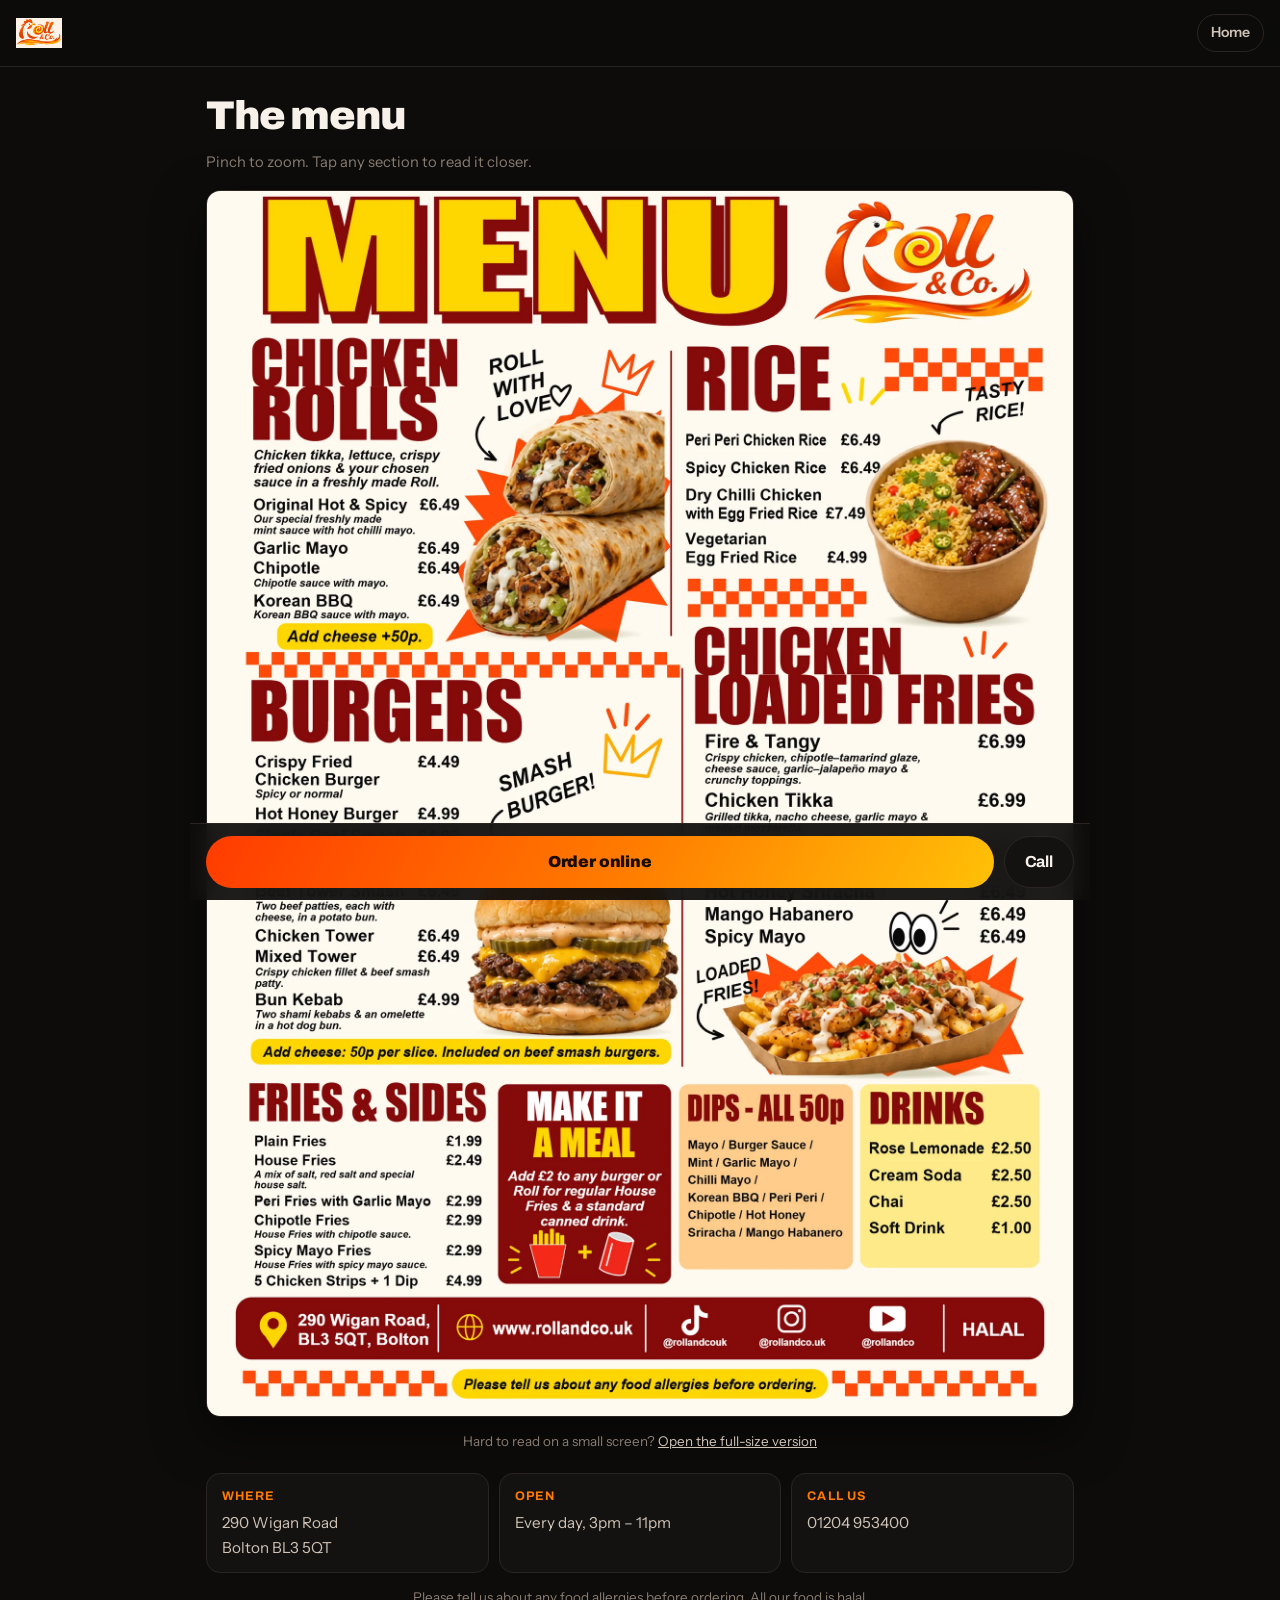
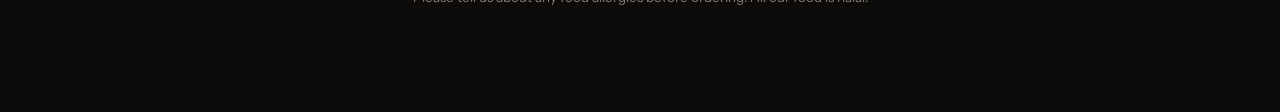
<file: menu/index.html>
<!doctype html>
<html lang="en" data-theme="dark">
<head>
<meta charset="utf-8">
<title>Menu — Roll &amp; Co.</title>
<!-- Zooming is the whole point of this page: it is a printed A2 board on
     a phone screen, and a customer WILL pinch into the Loaded Fries. The
     usual user-scalable=no would make it unreadable. -->
<meta name="viewport" content="width=device-width,initial-scale=1,viewport-fit=cover">
<meta name="theme-color" content="#0D0C0B">
<meta name="description" content="The Roll &amp; Co. menu — chicken rolls, smash burgers, loaded fries and rice. 290 Wigan Road, Bolton BL3 5QT.">
<link rel="icon" href="/assets/logo-mark.png">

<meta property="og:title" content="Roll &amp; Co. — Menu">
<meta property="og:description" content="Chicken rolls, smash burgers, loaded fries and rice. Bolton BL3 5QT.">
<meta property="og:image" content="https://rollandco.uk/assets/menu-board.jpg">
<meta property="og:url" content="https://rollandco.uk/menu">
<meta name="twitter:card" content="summary_large_image">

<link rel="preconnect" href="https://fonts.googleapis.com">
<link rel="preconnect" href="https://fonts.gstatic.com" crossorigin>
<link rel="stylesheet" href="https://fonts.googleapis.com/css2?family=Archivo:wdth,wght@85,700;85,900&family=Instrument+Sans:wght@400;500;600&display=swap">

<style>
:root{
  --bg:#0D0C0B;
  --surface:#141211;
  --line:#2A2522;
  --ink:#F7F1EA;
  --ink-2:#CFC3B7;
  --muted:#897C71;
  --flame-1:#FF3B00;
  --flame-2:#FF7A00;
  --flame-3:#FFC107;
  --flame:linear-gradient(118deg,var(--flame-1) 0%,var(--flame-2) 52%,var(--flame-3) 100%);
  --r-pill:999px;
  --display:"Archivo",system-ui,-apple-system,"Segoe UI",Roboto,sans-serif;
  --body:"Instrument Sans",system-ui,-apple-system,"Segoe UI",Roboto,sans-serif;
}
*,*::before,*::after{box-sizing:border-box}
body{
  margin:0;background:var(--bg);color:var(--ink);
  font-family:var(--body);font-size:16px;line-height:1.55;
  -webkit-font-smoothing:antialiased;
  padding-bottom:calc(84px + env(safe-area-inset-bottom));
}
a{color:inherit}
:focus-visible{outline:2px solid var(--flame-2);outline-offset:3px;border-radius:4px}

header{
  display:flex;align-items:center;gap:10px;
  padding:14px 16px calc(14px);
  border-bottom:1px solid var(--line);
  position:sticky;top:0;z-index:5;
  background:color-mix(in srgb,var(--bg) 92%,transparent);
  backdrop-filter:blur(10px);
}
header img{height:30px;width:auto;display:block}
header .sp{flex:1}
header a.back{
  font-weight:600;font-size:.88rem;color:var(--ink-2);text-decoration:none;
  padding:7px 13px;border:1px solid var(--line);border-radius:var(--r-pill);
}

main{max-width:900px;margin:0 auto;padding:18px 16px 0}

h1{
  font-family:var(--display);font-weight:900;letter-spacing:-.035em;
  font-size:clamp(1.7rem,7vw,2.5rem);margin:0 0 4px;
}
.sub{color:var(--muted);font-size:.92rem;margin:0 0 16px}

/* The board itself. Width-constrained rather than height-constrained, so
   on a phone it fills the screen edge to edge and the customer scrolls
   and pinches it like any other picture. */
.board{
  display:block;width:100%;height:auto;
  border-radius:14px;border:1px solid var(--line);
  background:#FFFDF5;                     /* the artwork's own paper colour,
                                             so it does not flash black */
  box-shadow:0 18px 50px rgba(0,0,0,.5);
}

.note{
  color:var(--muted);font-size:.84rem;text-align:center;
  margin:14px 0 0;
}
.note a{color:var(--ink-2)}

.facts{
  display:grid;gap:10px;margin:22px 0 10px;
  grid-template-columns:repeat(auto-fit,minmax(210px,1fr));
}
.fact{
  background:var(--surface);border:1px solid var(--line);
  border-radius:14px;padding:13px 15px;
}
.fact b{display:block;font-family:var(--display);font-weight:700;font-size:.78rem;
  letter-spacing:.09em;text-transform:uppercase;color:var(--flame-2);margin-bottom:3px}
.fact span{color:var(--ink-2);font-size:.95rem}

/* The order button follows you down the page. Someone who has just read
   the menu and wants to order should never have to scroll back up. */
.bar{
  position:fixed;left:0;right:0;bottom:0;z-index:10;
  padding:12px 16px calc(12px + env(safe-area-inset-bottom));
  background:color-mix(in srgb,var(--bg) 93%,transparent);
  backdrop-filter:blur(12px);
  border-top:1px solid var(--line);
  display:flex;gap:10px;align-items:center;
  max-width:900px;margin:0 auto;
}
.btn{
  flex:1;display:flex;align-items:center;justify-content:center;gap:8px;
  height:52px;border-radius:var(--r-pill);text-decoration:none;
  font-family:var(--display);font-weight:900;font-size:1rem;letter-spacing:-.01em;
}
.btn-flame{background:var(--flame);color:#1A0C00}
.btn-ghost{
  flex:0 0 auto;padding:0 20px;border:1px solid var(--line);
  color:var(--ink);background:var(--surface);font-weight:700;
}
@media (max-width:420px){ .btn-ghost{padding:0 15px} }
</style>
</head>
<body>

<header>
  <a href="/" style="display:flex;align-items:center;text-decoration:none">
    <img src="/assets/logo.png" alt="Roll &amp; Co." onerror="this.src='/assets/logo-mark.png'">
  </a>
  <span class="sp"></span>
  <a class="back" href="/">Home</a>
</header>

<main>
  <h1>The menu</h1>
  <p class="sub">Pinch to zoom. Tap any section to read it closer.</p>

  <picture>
    <source srcset="/assets/menu-board.webp" type="image/webp">
    <img class="board" src="/assets/menu-board.jpg" width="1800" height="2546"
         alt="Roll &amp; Co. menu: chicken rolls from £6.49, burgers from £4.49, chicken loaded fries from £6.49, rice from £4.99, fries and sides from £1.99, dips 50p, drinks from £1.00. Add £2 to any burger or roll for house fries and a canned drink.">
  </picture>

  <p class="note">
    Hard to read on a small screen?
    <a href="/assets/menu-board.pdf" target="_blank" rel="noopener">Open the full-size version</a>
  </p>

  <div class="facts">
    <div class="fact"><b>Where</b><span>290 Wigan Road<br>Bolton BL3 5QT</span></div>
    <div class="fact"><b>Open</b><span>Every day, 3pm – 11pm</span></div>
    <div class="fact"><b>Call us</b><span><a href="tel:+441204953400" style="text-decoration:none">01204 953400</a></span></div>
  </div>

  <p class="note" style="margin-bottom:20px">
    Please tell us about any food allergies before ordering. All our food is halal.
  </p>
</main>

<div class="bar">
  <a class="btn btn-flame" href="/#menu">Order online</a>
  <a class="btn btn-ghost" href="tel:+441204953400">Call</a>
</div>

</body>
</html>
</file>
